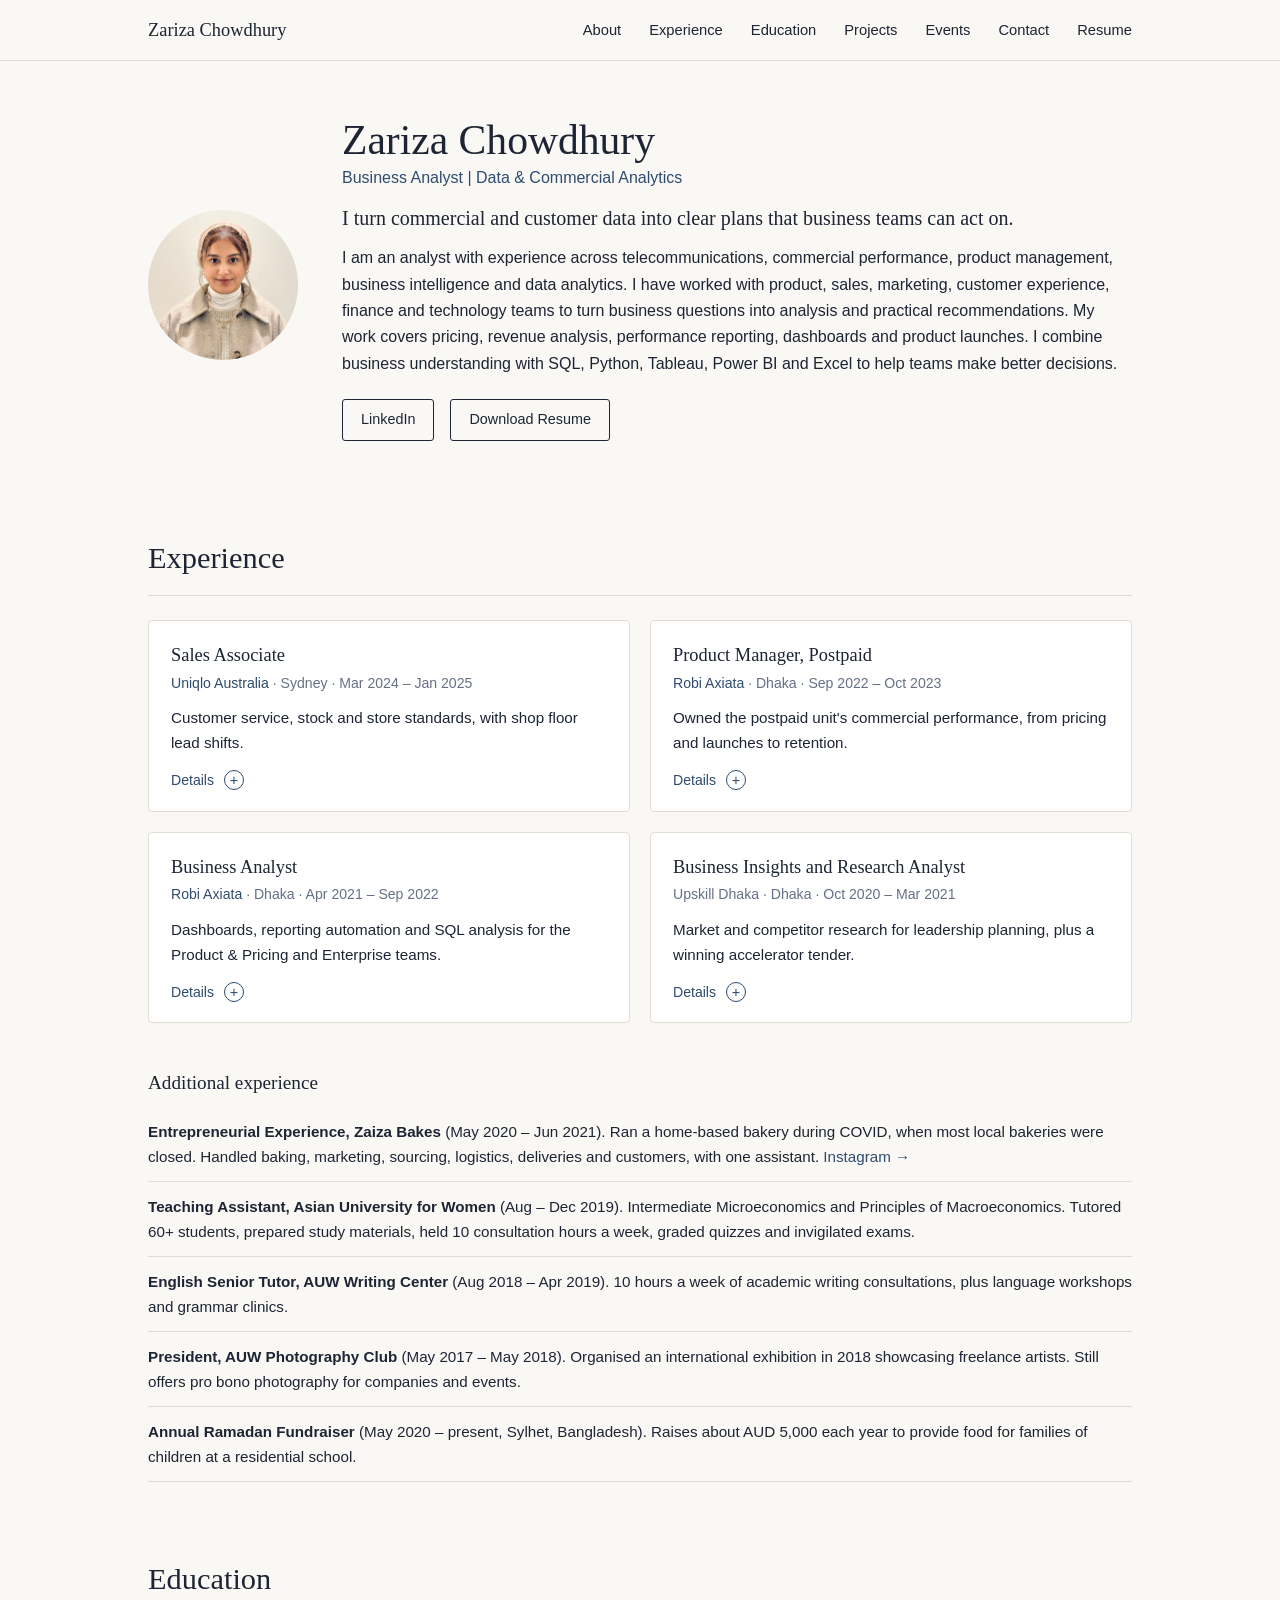
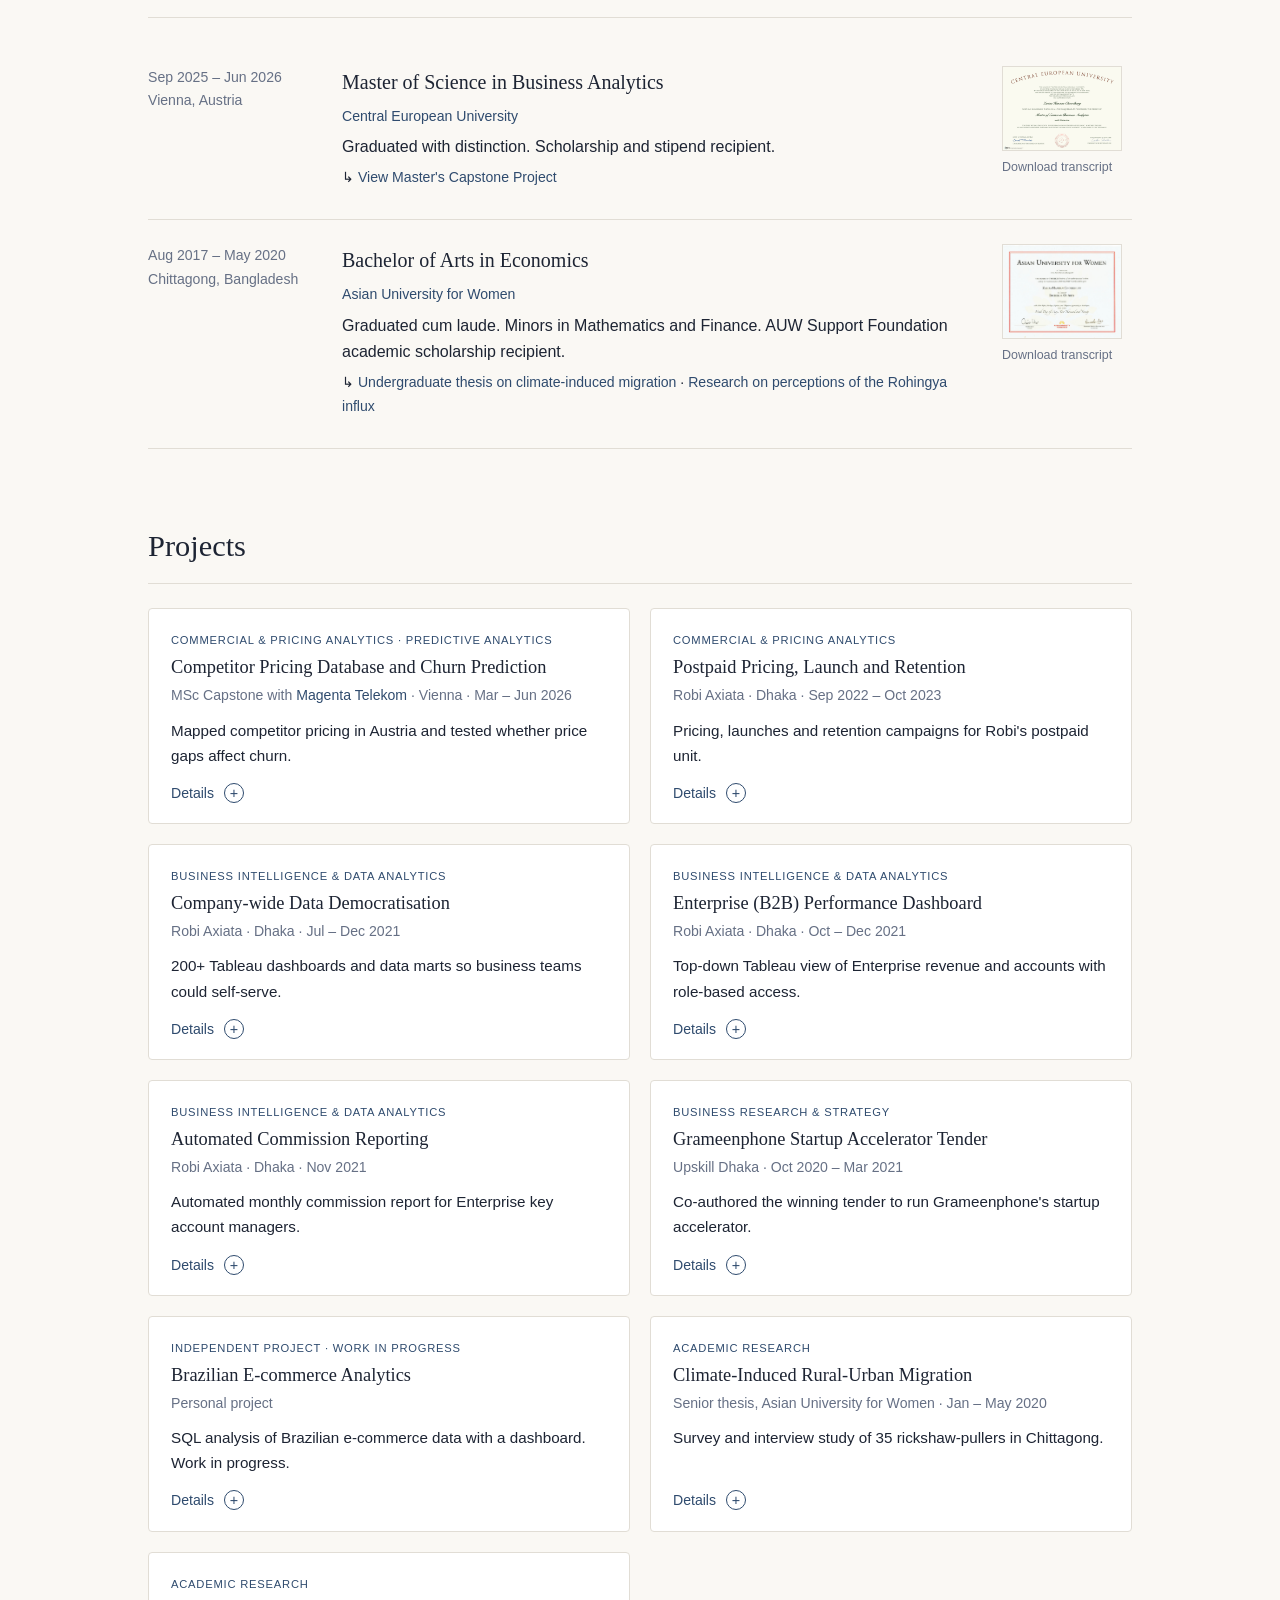
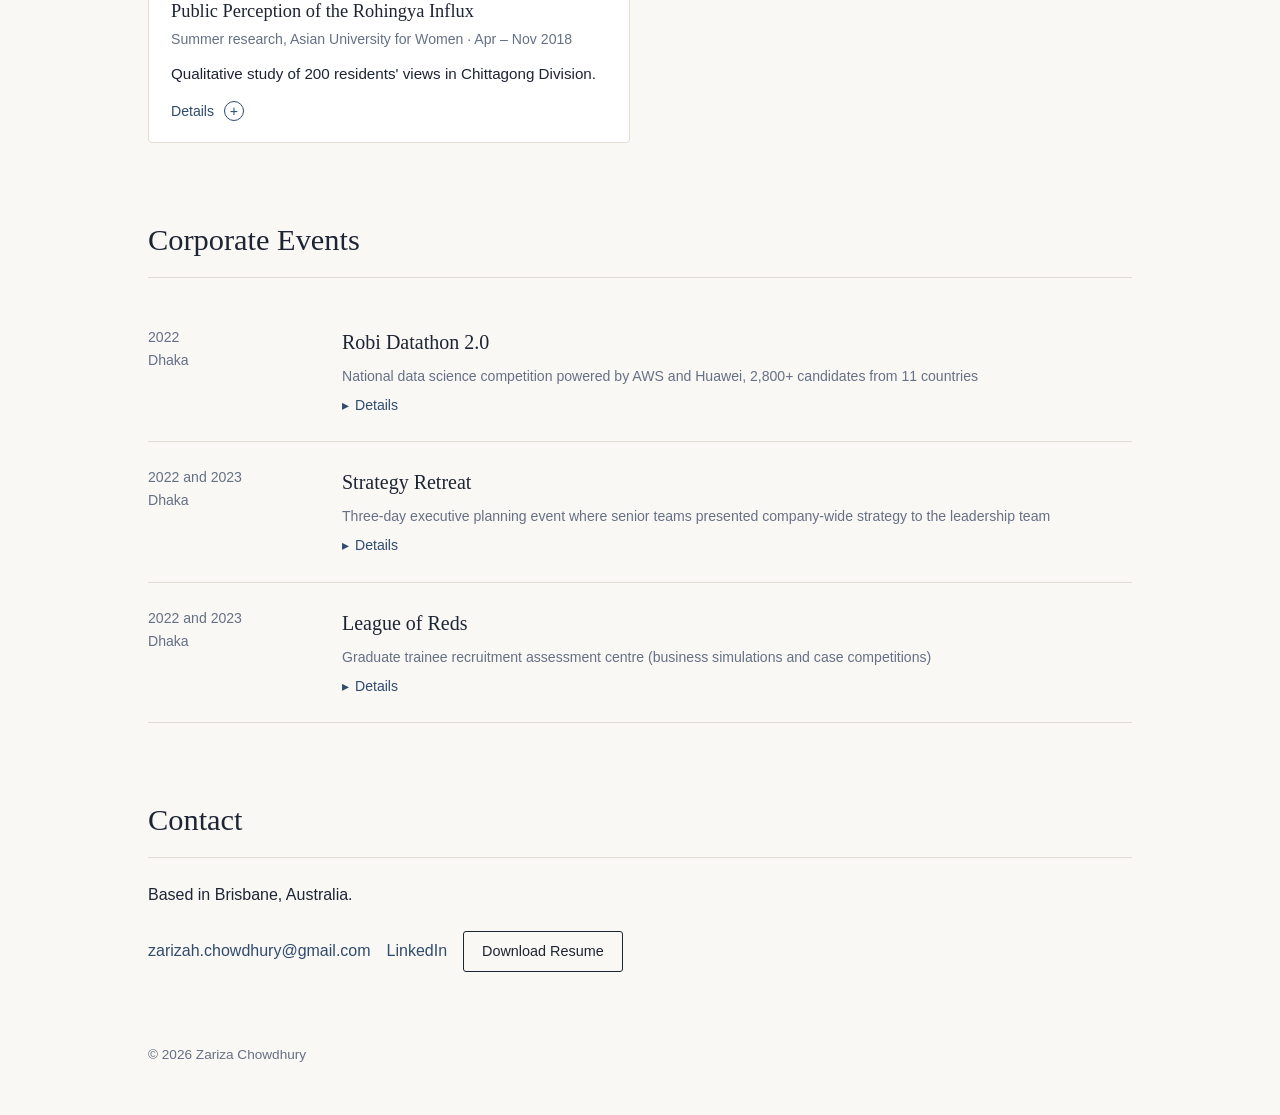
<file: index.html>
<!DOCTYPE html>
<html lang="en-AU">
<head>
<meta charset="UTF-8">
<meta name="viewport" content="width=device-width, initial-scale=1">
<title>Zariza Chowdhury | Business Analyst | Data &amp; Commercial Analytics</title>
<meta name="description" content="Portfolio of Zariza Chowdhury, Business Analyst focused on commercial performance, pricing, product and business intelligence.">
<link rel="stylesheet" href="style.css">
</head>
<body>
<!-- NAVIGATION: same menu is on resume.html. Edit both files if you change it. -->
<header class="nav">
  <div class="wrap nav-inner">
    <a class="brand" href="index.html#about">Zariza Chowdhury</a>
    <button class="menu-btn" id="menuBtn" aria-label="Menu" aria-expanded="false">Menu</button>
    <nav id="menu">
      <ul>
        <li><a href="index.html#about">About</a></li>
        <li><a href="index.html#experience">Experience</a></li>
        <li><a href="index.html#education">Education</a></li>
        <li><a href="index.html#projects">Projects</a></li>
        <li><a href="index.html#events">Events</a></li>
        <li><a href="index.html#contact">Contact</a></li>
        <li><a href="resume.html">Resume</a></li>
      </ul>
    </nav>
  </div>
</header>

<main class="wrap">

<!-- ABOUT -->
<section id="about" class="hero">
  <img src="assets/images/profile.jpg" alt="Zariza Chowdhury" class="photo">
  <div>
    <h1>Zariza Chowdhury</h1>
    <p class="title">Business Analyst | Data &amp; Commercial Analytics</p>
    <p class="lead">I turn commercial and customer data into clear plans that business teams can act on.</p>
    <p>I am an analyst with experience across telecommunications, commercial performance, product management, business intelligence and data analytics. I have worked with product, sales, marketing, customer experience, finance and technology teams to turn business questions into analysis and practical recommendations. My work covers pricing, revenue analysis, performance reporting, dashboards and product launches. I combine business understanding with SQL, Python, Tableau, Power BI and Excel to help teams make better decisions.</p>
    <p class="links"><a class="btn" href="https://www.linkedin.com/in/zarizachowdhury" target="_blank" rel="noopener">LinkedIn</a><a class="btn" href="documents/CV.pdf" download="Zariza_Chowdhury_CV.pdf">Download Resume</a></p>
  </div>
</section>

<!-- EXPERIENCE
  Each card = one job. The small box shows on the page; the <div class="more"> shows in the popup.
  To add a job: copy a whole <article class="card"> block and give it a new unique id. -->
<section id="experience">
  <h2>Experience</h2>
  <div class="grid">

    <article class="card" id="e-uniqlo">
      <div class="head">
        <h3>Sales Associate</h3>
        <p class="org"><a href="https://www.uniqlo.com/au/" target="_blank" rel="noopener">Uniqlo Australia</a> · Sydney · Mar 2024 – Jan 2025</p>
      </div>
      <p class="brief">Customer service, stock and store standards, with shop floor lead shifts.</p>
      <button class="more-btn" data-open="e-uniqlo">Details <span>+</span></button>
      <div class="more" hidden>
        <ul>
          <li>Acted as shop floor lead, overseeing the floor and team and handling customer issues during those shifts.</li>
          <li>Served customers on the shop floor and kept fitting rooms, checkout and store standards in order.</li>
          <li>Processed deliveries and managed stock and back of house.</li>
        </ul>
      </div>
    </article>

    <article class="card" id="e-robi-pm">
      <div class="head">
        <h3>Product Manager, Postpaid</h3>
        <p class="org"><a href="https://www.robi.com.bd" target="_blank" rel="noopener">Robi Axiata</a> · Dhaka · Sep 2022 – Oct 2023</p>
      </div>
      <p class="brief">Owned the postpaid unit's commercial performance, from pricing and launches to retention.</p>
      <button class="more-btn" data-open="e-robi-pm">Details <span>+</span></button>
      <div class="more" hidden>
        <p>Owned the postpaid business unit (about BDT 42m a year) and its commercial performance, from analysis and pricing through to launch and tracking.</p>
        <ul>
          <li>Planned and launched products and campaigns end to end: segmentation, competitor analysis, marketing, IT integration and UAT with customer experience, then post-launch tracking.</li>
          <li>Worked with sales on go-to-market, including retail launch, distributor alignment, revenue tracking and review of retailer plans.</li>
          <li>Set up and ran product and retention campaigns in the CRM with marketing, sales, tech, risk and compliance, and finance.</li>
          <li>Set pricing and launched voice and data products, lifting yearly postpaid revenue by 12.4%.</li>
          <li>Designed segmented retention campaigns that cut quarterly churn by 18.2%.</li>
          <li>Built forecasting models for launches and activities, and reporting used in executive performance reviews.</li>
        </ul>
        <p class="tools">Tools: SQL, CRM, forecasting, Excel</p>
        <p class="rel">Related project: <a href="#p-robi-pm" data-open="p-robi-pm">Postpaid pricing, launch and retention →</a></p>
      </div>
    </article>

    <article class="card" id="e-robi-ba">
      <div class="head">
        <h3>Business Analyst</h3>
        <p class="org"><a href="https://www.robi.com.bd" target="_blank" rel="noopener">Robi Axiata</a> · Dhaka · Apr 2021 – Sep 2022</p>
      </div>
      <p class="brief">Dashboards, reporting automation and SQL analysis for the Product &amp; Pricing and Enterprise teams.</p>
      <button class="more-btn" data-open="e-robi-ba">Details <span>+</span></button>
      <div class="more" hidden>
        <p>Supported the Product &amp; Pricing and Enterprise (B2B) teams, using SQL on customer and revenue data to find growth opportunities and check campaign profitability.</p>
        <ul>
          <li>Built a Tableau dashboard with role-based access for daily, weekly and monthly performance tracking. It became the first screen teams opened each morning.</li>
          <li>Automated recurring performance reports on Oracle, cutting manual work and showing process gaps in Tableau.</li>
          <li>Tracked campaign and project KPIs and gave stakeholders data-backed insights and recommendations.</li>
          <li>Automated commission payroll for key account managers, saving 2 hours a week and removing calculation errors, giving finance a consistent, auditable process.</li>
          <li>Worked with the predictive analytics team on a commission forecast model for budget planning.</li>
          <li>Documented requirements, handed over data models and dashboards, and trained users to run them.</li>
        </ul>
        <p class="tools">Tools: SQL, Oracle, Tableau, Power BI, Excel</p>
        <p class="rel">Related projects:
          <a href="#democratisation" data-open="democratisation">Data Democratisation</a> ·
          <a href="#dashboard" data-open="dashboard">Enterprise Performance Dashboard</a> ·
          <a href="#commission" data-open="commission">Automated Commission Reporting</a></p>
      </div>
    </article>

    <article class="card" id="e-upskill">
      <div class="head">
        <h3>Business Insights and Research Analyst</h3>
        <!-- Add the company website here as a link if you want one -->
        <p class="org">Upskill Dhaka · Dhaka · Oct 2020 – Mar 2021</p>
      </div>
      <p class="brief">Market and competitor research for leadership planning, plus a winning accelerator tender.</p>
      <button class="more-btn" data-open="e-upskill">Details <span>+</span></button>
      <div class="more" hidden>
        <ul>
          <li>Co-authored a winning tender with two startups to run Grameenphone's startup accelerator program, and owned the budget, value proposition and proposal.</li>
          <li>Turned competitor, consumer and market data into structured Excel reports that gave leadership a clear base for strategic planning.</li>
          <li>Managed budgets, timelines and stakeholders across several projects at once.</li>
        </ul>
        <p class="rel">Related project: <a href="#upskill-tender" data-open="upskill-tender">Accelerator program tender →</a></p>
      </div>
    </article>
  </div>

  <h4 class="sub">Additional experience</h4>
  <ul class="plain">
    <li><strong>Entrepreneurial Experience, Zaiza Bakes</strong> (May 2020 – Jun 2021). Ran a home-based bakery during COVID, when most local bakeries were closed. Handled baking, marketing, sourcing, logistics, deliveries and customers, with one assistant. <a href="https://www.instagram.com/zaizabakes" target="_blank" rel="noopener">Instagram →</a></li>
    <li><strong>Teaching Assistant, Asian University for Women</strong> (Aug – Dec 2019). Intermediate Microeconomics and Principles of Macroeconomics. Tutored 60+ students, prepared study materials, held 10 consultation hours a week, graded quizzes and invigilated exams.</li>
    <li><strong>English Senior Tutor, AUW Writing Center</strong> (Aug 2018 – Apr 2019). 10 hours a week of academic writing consultations, plus language workshops and grammar clinics.</li>
    <li><strong>President, AUW Photography Club</strong> (May 2017 – May 2018). Organised an international exhibition in 2018 showcasing freelance artists. Still offers pro bono photography for companies and events.</li>
    <li><strong>Annual Ramadan Fundraiser</strong> (May 2020 – present, Sylhet, Bangladesh). Raises about AUD 5,000 each year to provide food for families of children at a residential school.</li>
  </ul>
</section>

<!-- EDUCATION
  Diploma images: replace assets/images/diploma-masters.jpg and diploma-bachelors.jpg.
  Transcripts: replace documents/transcript-masters.pdf and transcript-bachelors.pdf. -->
<section id="education">
  <h2>Education</h2>
  <article class="entry">
    <div class="meta">Sep 2025 – Jun 2026<br>Vienna, Austria</div>
    <div>
      <h3>Master of Science in Business Analytics</h3>
      <p class="org"><a href="https://www.ceu.edu" target="_blank" rel="noopener">Central European University</a></p>
      <p>Graduated with distinction. Scholarship and stipend recipient.</p>
      <p class="rel">↳ <a href="#capstone" data-open="capstone">View Master's Capstone Project</a></p>
    </div>
    <div class="docs">
      <button class="thumb nosave" data-zoom="assets/images/diploma-masters.jpg" data-alt="Master's diploma" aria-label="Enlarge Master's diploma"><img src="assets/images/diploma-masters.jpg" alt="Master's diploma" draggable="false"></button>
      <a class="tiny" href="documents/transcript-masters.pdf" download>Download transcript</a>
    </div>
  </article>
  <article class="entry">
    <div class="meta">Aug 2017 – May 2020<br>Chittagong, Bangladesh</div>
    <div>
      <h3>Bachelor of Arts in Economics</h3>
      <p class="org"><a href="https://www.auw.edu.bd" target="_blank" rel="noopener">Asian University for Women</a></p>
      <p>Graduated cum laude. Minors in Mathematics and Finance. AUW Support Foundation academic scholarship recipient.</p>
      <p class="rel">↳ <a href="#thesis" data-open="thesis">Undergraduate thesis on climate-induced migration</a> · <a href="#rohingya" data-open="rohingya">Research on perceptions of the Rohingya influx</a></p>
    </div>
    <div class="docs">
      <button class="thumb nosave" data-zoom="assets/images/diploma-bachelors.jpg" data-alt="Bachelor's diploma" aria-label="Enlarge Bachelor's diploma"><img src="assets/images/diploma-bachelors.jpg" alt="Bachelor's diploma" draggable="false"></button>
      <a class="tiny" href="documents/transcript-bachelors.pdf" download>Download transcript</a>
    </div>
  </article>
</section>

<!-- PROJECTS: same card structure as experience. Add a new project by copying a card and giving it a new unique id. -->
<section id="projects">
  <h2>Projects</h2>
  <div class="grid">

    <article class="card" id="capstone">
      <div class="head">
        <p class="cat">Commercial &amp; Pricing Analytics · Predictive Analytics</p>
        <h3>Competitor Pricing Database and Churn Prediction</h3>
        <p class="org">MSc Capstone with <a href="https://www.magenta.at" target="_blank" rel="noopener">Magenta Telekom</a> · Vienna · Mar – Jun 2026</p>
      </div>
      <p class="brief">Mapped competitor pricing in Austria and tested whether price gaps affect churn.</p>
      <button class="more-btn" data-open="capstone">Details <span>+</span></button>
      <div class="more" hidden>
        <dl>
          <dt>Business problem</dt><dd>Magenta wanted a clearer view of how its prices compare with competitors, and whether price gaps affect customer churn.</dd>
          <dt>Approach</dt><dd>Collected competitor prices from public websites using AI-assisted scraping and built a query-ready database for repeatable analysis. Built an interactive dashboard comparing pricing trends by operator and product tier. Built an experimental linear regression model to test whether competitor price gaps affected next month's churn.</dd>
          <dt>Outcome</dt><dd>Identified positioning gaps across the Austrian market. Documented the process so Magenta's analytics team can add the new variables to their existing churn model. The regression model was experimental.</dd>
          <dt>Tools</dt><dd>Python (Jupyter Notebook), Excel, AI-assisted web scraping, linear regression, Tableau</dd>
        </dl>
        <p class="rel">Linked to: MSc Business Analytics, Central European University</p>
      </div>
    </article>

    <article class="card" id="p-robi-pm">
      <div class="head">
        <p class="cat">Commercial &amp; Pricing Analytics</p>
        <h3>Postpaid Pricing, Launch and Retention</h3>
        <p class="org">Robi Axiata · Dhaka · Sep 2022 – Oct 2023</p>
      </div>
      <p class="brief">Pricing, launches and retention campaigns for Robi's postpaid unit.</p>
      <button class="more-btn" data-open="p-robi-pm">Details <span>+</span></button>
      <div class="more" hidden>
        <dl>
          <dt>Context</dt><dd>As Product Manager I owned the postpaid unit and its commercial results.</dd>
          <dt>My role</dt><dd>Set pricing for voice and data products and ran launches from segmentation and competitor analysis through IT integration, UAT and post-launch tracking. Designed segmented retention campaigns run in the CRM. Built forecasting models to estimate the benefit of launches and activities.</dd>
          <dt>Outcome</dt><dd>Yearly postpaid revenue up 12.4%. Quarterly churn down 18.2%. Reporting used in executive performance reviews.</dd>
          <dt>Tools</dt><dd>SQL, CRM, forecasting, Excel</dd>
        </dl>
        <p class="rel">Linked to: <a href="#e-robi-pm" data-open="e-robi-pm">Product Manager, Postpaid</a></p>
      </div>
    </article>

    <article class="card" id="democratisation">
      <div class="head">
        <p class="cat">Business Intelligence &amp; Data Analytics</p>
        <h3>Company-wide Data Democratisation</h3>
        <p class="org">Robi Axiata · Dhaka · Jul – Dec 2021</p>
      </div>
      <p class="brief">200+ Tableau dashboards and data marts so business teams could self-serve.</p>
      <button class="more-btn" data-open="democratisation">Details <span>+</span></button>
      <div class="more" hidden>
        <dl>
          <dt>Business problem</dt><dd>Business teams relied on the analytics team for routine requests, which left less time for projects and new initiatives.</dd>
          <dt>My role</dt><dd>Led the project. Built 200+ Tableau dashboards and data marts with scheduled refreshes (robotic process automation). Trained business teams on Tableau to move them off manual Excel reporting.</dd>
          <dt>Outcome</dt><dd>Less reliance on the analytics team for business-as-usual requests, lighter load on the enterprise data warehouse and fewer refresh backlogs.</dd>
          <dt>Tools</dt><dd>Tableau, SQL, data marts, training</dd>
        </dl>
        <p class="rel">Linked to: <a href="#e-robi-ba" data-open="e-robi-ba">Business Analyst, Robi</a></p>
      </div>
    </article>

    <article class="card" id="dashboard">
      <div class="head">
        <p class="cat">Business Intelligence &amp; Data Analytics</p>
        <h3>Enterprise (B2B) Performance Dashboard</h3>
        <p class="org">Robi Axiata · Dhaka · Oct – Dec 2021</p>
      </div>
      <p class="brief">Top-down Tableau view of Enterprise revenue and accounts with role-based access.</p>
      <button class="more-btn" data-open="dashboard">Details <span>+</span></button>
      <div class="more" hidden>
        <dl>
          <dt>Business problem</dt><dd>Enterprise leaders waited on manual reports to see how revenue and accounts were performing.</dd>
          <dt>Solution</dt><dd>A Tableau dashboard with hierarchical security: managers see everything, team leads see their team, account managers see their own accounts. It tracks revenue, accounts, ARPU and average price per customer in one top-down view. Data sources were merged into a master source that refreshes the dashboard automatically.</dd>
          <dt>Value</dt><dd>Leaders can spot issues without waiting for manual reports, and the time lag from manual refreshes is gone.</dd>
          <dt>Tools</dt><dd>Tableau, Power BI, SQL, row-level security, KPI analysis</dd>
        </dl>
        <p class="rel">Linked to: <a href="#e-robi-ba" data-open="e-robi-ba">Business Analyst, Robi</a></p>
      </div>
    </article>

    <article class="card" id="commission">
      <div class="head">
        <p class="cat">Business Intelligence &amp; Data Analytics</p>
        <h3>Automated Commission Reporting</h3>
        <p class="org">Robi Axiata · Dhaka · Nov 2021</p>
      </div>
      <p class="brief">Automated monthly commission report for Enterprise key account managers.</p>
      <button class="more-btn" data-open="commission">Details <span>+</span></button>
      <div class="more" hidden>
        <dl>
          <dt>Business problem</dt><dd>Commission for Enterprise key account managers was calculated by hand, which was slow and prone to errors.</dd>
          <dt>Solution</dt><dd>A single data source combining sales, client, usage and revenue metrics, an automated commission report, and a rolling dashboard so each account manager can see their commission through the month.</dd>
          <dt>Outcome</dt><dd>Saved 2 hours a week, removed calculation errors and audit risk, and gave finance a consistent process.</dd>
          <dt>Tools</dt><dd>SQL, Oracle, data modelling, report automation</dd>
        </dl>
        <p class="rel">Linked to: <a href="#e-robi-ba" data-open="e-robi-ba">Business Analyst, Robi</a></p>
      </div>
    </article>

    <article class="card" id="upskill-tender">
      <div class="head">
        <p class="cat">Business Research &amp; Strategy</p>
        <h3>Grameenphone Startup Accelerator Tender</h3>
        <p class="org">Upskill Dhaka · Oct 2020 – Mar 2021</p>
      </div>
      <p class="brief">Co-authored the winning tender to run Grameenphone's startup accelerator.</p>
      <button class="more-btn" data-open="upskill-tender">Details <span>+</span></button>
      <div class="more" hidden>
        <dl>
          <dt>Context</dt><dd>Upskill joined two other startups to bid to run Grameenphone's startup accelerator program.</dd>
          <dt>My role</dt><dd>Co-authored the proposal and owned the budget and value proposition, using competitor, consumer and market data.</dd>
          <dt>Outcome</dt><dd>The tender was won.</dd>
        </dl>
        <p class="rel">Linked to: <a href="#e-upskill" data-open="e-upskill">Business Insights and Research Analyst, Upskill</a></p>
      </div>
    </article>

    <article class="card" id="ecommerce">
      <div class="head">
        <p class="cat">Independent Project · Work in progress</p>
        <h3>Brazilian E-commerce Analytics</h3>
        <p class="org">Personal project</p>
      </div>
      <p class="brief">SQL analysis of Brazilian e-commerce data with a dashboard. Work in progress.</p>
      <button class="more-btn" data-open="ecommerce">Details <span>+</span></button>
      <div class="more" hidden>
        <dl>
          <dt>Description</dt><dd>A practice project using the Olist Brazilian e-commerce dataset, with SQL analysis in DuckDB and a dashboard.</dd>
          <dt>Status</dt><dd>Work in progress.</dd>
        </dl>
      </div>
    </article>

    <article class="card" id="thesis">
      <div class="head">
        <p class="cat">Academic Research</p>
        <h3>Climate-Induced Rural-Urban Migration</h3>
        <p class="org">Senior thesis, Asian University for Women · Jan – May 2020</p>
      </div>
      <p class="brief">Survey and interview study of 35 rickshaw-pullers in Chittagong.</p>
      <button class="more-btn" data-open="thesis">Details <span>+</span></button>
      <div class="more" hidden>
        <dl>
          <dt>Research question</dt><dd>What are the socioeconomic impacts of climate-induced rural-urban migration on rickshaw-pullers in Chittagong city?</dd>
          <dt>Method</dt><dd>Questionnaire surveys and interviews with 35 participants, selected by snowball sampling.</dd>
        </dl>
        <p class="rel">Linked to: BA Economics, Asian University for Women</p>
      </div>
    </article>

    <article class="card" id="rohingya">
      <div class="head">
        <p class="cat">Academic Research</p>
        <h3>Public Perception of the Rohingya Influx</h3>
        <p class="org">Summer research, Asian University for Women · Apr – Nov 2018</p>
      </div>
      <p class="brief">Qualitative study of 200 residents' views in Chittagong Division.</p>
      <button class="more-btn" data-open="rohingya">Details <span>+</span></button>
      <div class="more" hidden>
        <dl>
          <dt>Method</dt><dd>Collected qualitative data from 200 random participants in Chittagong city and Cox's Bazar, analysed it and compiled the research report.</dd>
        </dl>
        <p class="rel">Linked to: BA Economics, Asian University for Women</p>
      </div>
    </article>
  </div>
</section>

<!-- CORPORATE EVENTS: bullets sit inside <details> and open with the small arrow -->
<section id="events">
  <h2>Corporate Events</h2>

  <article class="entry">
    <div class="meta">2022<br>Dhaka</div>
    <div>
      <h3>Robi Datathon 2.0</h3>
      <p class="org">National data science competition powered by AWS and Huawei, 2,800+ candidates from 11 countries</p>
      <details><summary>Details</summary>
        <ul>
          <li>Led a key part of the event.</li>
          <li>Met data scientists, professors and industry leaders to invite them to judge.</li>
          <li>Chaired the closing ceremony and led a team of 20+ organisers, plus vendors, logistics and venue.</li>
          <li>Worked with regulatory, corporate affairs and PR teams. The chief guest was the Minister of Posts, Telecommunications and Information Technology.</li>
        </ul>
      </details>
    </div>
  </article>

  <article class="entry">
    <div class="meta">2022 and 2023<br>Dhaka</div>
    <div>
      <h3>Strategy Retreat</h3>
      <p class="org">Three-day executive planning event where senior teams presented company-wide strategy to the leadership team</p>
      <details><summary>Details</summary>
        <ul>
          <li>Provided data and dashboarding support in both years, so teams had the numbers they needed.</li>
          <li>Co-hosted the event and co-led a team of 10+ organisers covering event flow and audience engagement.</li>
        </ul>
      </details>
    </div>
  </article>

  <article class="entry">
    <div class="meta">2022 and 2023<br>Dhaka</div>
    <div>
      <h3>League of Reds</h3>
      <p class="org">Graduate trainee recruitment assessment centre (business simulations and case competitions)</p>
      <details><summary>Details</summary>
        <ul>
          <li>Co-hosted the assessment centre round.</li>
          <li>Handled logistics for the assessment rounds and cultural show. Lead photographer in 2022.</li>
        </ul>
      </details>
    </div>
  </article>
</section>

<!-- CONTACT -->
<section id="contact">
  <h2>Contact</h2>
  <p>Based in Brisbane, Australia.</p>
  <p class="links">
    <a href="mailto:zarizah.chowdhury@gmail.com">zarizah.chowdhury@gmail.com</a>
    <a href="https://www.linkedin.com/in/zarizachowdhury" target="_blank" rel="noopener">LinkedIn</a>
    <a class="btn" href="documents/CV.pdf" download="Zariza_Chowdhury_CV.pdf">Download Resume</a>
  </p>
</section>
</main>

<footer class="wrap foot">© <span id="year">2026</span> Zariza Chowdhury</footer>

<!-- Popups (filled by script.js) -->
<dialog id="modal"><button class="x" data-close aria-label="Close">×</button><div id="modalBody" class="modal-body"></div></dialog>
<dialog id="lightbox" class="nosave"><button class="x" data-close aria-label="Close">×</button><img id="lightImg" alt="" draggable="false"></dialog>

<script src="script.js"></script>
</body>
</html>
</file>
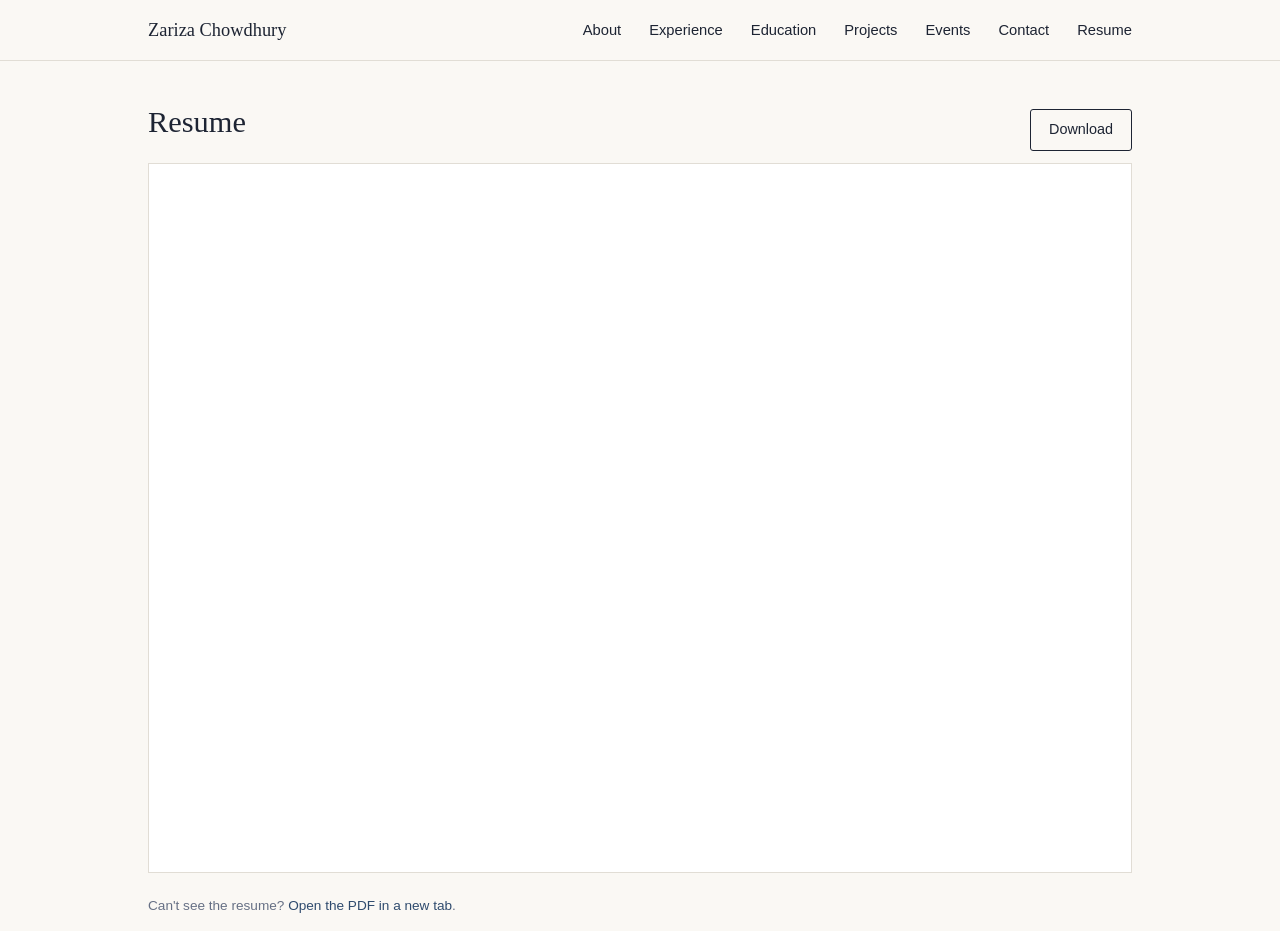
<file: resume.html>
<!DOCTYPE html>
<html lang="en-AU">
<head>
<meta charset="UTF-8">
<meta name="viewport" content="width=device-width, initial-scale=1">
<title>Resume | Zariza Chowdhury</title>
<link rel="stylesheet" href="style.css">
</head>
<body>
<header class="nav">
  <div class="wrap nav-inner">
    <a class="brand" href="index.html#about">Zariza Chowdhury</a>
    <button class="menu-btn" id="menuBtn" aria-label="Menu" aria-expanded="false">Menu</button>
    <nav id="menu">
      <ul>
        <li><a href="index.html#about">About</a></li>
        <li><a href="index.html#experience">Experience</a></li>
        <li><a href="index.html#education">Education</a></li>
        <li><a href="index.html#projects">Projects</a></li>
        <li><a href="index.html#events">Events</a></li>
        <li><a href="index.html#contact">Contact</a></li>
        <li><a href="resume.html">Resume</a></li>
      </ul>
    </nav>
  </div>
</header>
<main class="wrap">
  <div class="resume-bar">
    <h2>Resume</h2>
    <a class="btn" href="documents/CV.pdf" download="Zariza_Chowdhury_CV.pdf">Download</a>
  </div>
  <iframe class="pdf" src="documents/CV.pdf" title="Zariza Chowdhury resume"></iframe>
  <p class="tiny-note">Can't see the resume? <a href="documents/CV.pdf" target="_blank" rel="noopener">Open the PDF in a new tab</a>.</p>
</main>
<script src="script.js"></script>
</body>
</html>
</file>
<file: style.css>
/* COLOURS AND FONTS: change these values to restyle the whole site */
:root{--bg:#faf8f4;--card:#fff;--text:#1d2433;--muted:#667085;--line:#e1ddd5;--accent:#2f4b6e;
--serif:Georgia,"Times New Roman",serif;--sans:-apple-system,"Segoe UI",Helvetica,Arial,sans-serif}
*{box-sizing:border-box}
html{scroll-behavior:smooth}
body{margin:0;background:var(--bg);color:var(--text);font:16px/1.65 var(--sans)}
.wrap{max-width:1040px;margin:0 auto;padding:0 28px}
a{color:var(--accent);text-decoration:none}
a:hover{text-decoration:underline}
h1,h2,h3{font-family:var(--serif);font-weight:normal;margin:0}
section{padding:64px 0 8px;scroll-margin-top:60px}
h2{font-size:1.9rem;padding-bottom:12px;border-bottom:1px solid var(--line);margin-bottom:24px}

/* NAV: items never wrap onto two lines */
.nav{position:sticky;top:0;background:rgba(250,248,244,.96);border-bottom:1px solid var(--line);z-index:10}
.nav-inner{display:flex;align-items:center;justify-content:space-between;height:60px}
.brand{font-family:var(--serif);color:var(--text);font-size:1.15rem;white-space:nowrap}
.brand:hover{text-decoration:none}
.nav ul{list-style:none;display:flex;gap:28px;align-items:center;margin:0;padding:0;font-size:.92rem}
.nav ul a{color:var(--text);white-space:nowrap;padding:4px 0;border-bottom:1px solid transparent}
.nav ul a:hover{text-decoration:none;border-bottom-color:var(--text)}
.btn{display:inline-block;border:1px solid var(--text);padding:8px 18px;border-radius:3px;color:var(--text);font-size:.9rem;white-space:nowrap;transition:.2s;background:none;cursor:pointer;font-family:inherit}
.btn:hover{background:var(--text);color:var(--bg);text-decoration:none}
.menu-btn{display:none;background:none;border:1px solid var(--line);padding:6px 12px;font:inherit;cursor:pointer}

/* ABOUT */
.hero{display:flex;gap:44px;align-items:center;padding-top:56px;padding-bottom:16px}
.photo{width:150px;height:150px;border-radius:50%;object-fit:cover;flex:none}
h1{font-size:2.6rem;line-height:1.15}
.title{color:var(--accent);margin:6px 0 18px}
.lead{font-family:var(--serif);font-size:1.25rem;line-height:1.5;margin:0 0 14px}
.hero p{margin:0 0 12px}
.links{display:flex;flex-wrap:wrap;gap:16px;align-items:center;margin-top:22px!important}

/* CARDS (experience and projects): two per row */
.grid{display:grid;grid-template-columns:1fr 1fr;gap:20px}
.card{background:var(--card);border:1px solid var(--line);border-radius:4px;padding:22px 22px 18px;display:flex;flex-direction:column;transition:border-color .2s}
.card:hover{border-color:#a9a49a}
.card h3{font-size:1.15rem;line-height:1.35}
.cat{font-size:.7rem;letter-spacing:.07em;text-transform:uppercase;color:var(--accent);margin:0 0 6px}
.org{color:var(--muted);margin:4px 0 10px;font-size:.88rem}
.brief{margin:0 0 14px;font-size:.95rem}
.more-btn{margin-top:auto;align-self:flex-start;background:none;border:0;border-top:0;padding:0;font:inherit;font-size:.88rem;color:var(--accent);cursor:pointer}
.more-btn span{display:inline-block;width:20px;height:20px;line-height:18px;text-align:center;border:1px solid var(--accent);border-radius:50%;margin-left:6px;font-size:.9rem}
.more-btn:hover span{background:var(--accent);color:#fff}
.more{display:none}

/* POPUP */
dialog{border:0;border-radius:6px;padding:0;max-width:680px;width:92%;max-height:86vh;background:var(--bg);color:var(--text);overflow:auto}
dialog::backdrop{background:rgba(20,25,35,.5)}
.modal-body{padding:32px 30px 26px}
.modal-body .brief{display:none}
.modal-body h3{font-size:1.4rem}
.modal-body ul{padding-left:18px;margin:8px 0}
.modal-body li{margin-bottom:6px}
.x{position:absolute;top:10px;right:14px;background:none;border:0;font-size:1.6rem;line-height:1;cursor:pointer;color:var(--muted);z-index:2}
.x:hover{color:var(--text)}
dl{display:grid;grid-template-columns:130px 1fr;gap:10px 22px;margin:14px 0}
dt{color:var(--muted);font-size:.88rem}
dd{margin:0}
.tools{font-size:.88rem;color:var(--muted)}
.rel{font-size:.88rem}
#lightbox{max-width:900px;background:#fff;padding:16px}
#lightbox img{display:block;width:100%;height:auto;pointer-events:none;user-select:none;-webkit-user-drag:none}

/* ENTRIES (education, events) */
.entry{display:grid;grid-template-columns:170px 1fr;gap:24px;padding:24px 0;border-bottom:1px solid var(--line)}
.entry:has(.docs){grid-template-columns:170px 1fr 130px}
.meta{color:var(--muted);font-size:.88rem}
.entry h3{font-size:1.25rem}
.entry p{margin:6px 0}
.entry ul{margin:8px 0 8px 18px;padding:0}
.entry li{margin-bottom:5px}
.docs{display:flex;flex-direction:column;align-items:flex-start;gap:6px}
.thumb{padding:0;border:1px solid var(--line);background:#fff;cursor:zoom-in;width:120px}
.thumb img{display:block;width:100%;height:auto;pointer-events:none;user-select:none;-webkit-user-drag:none}
.tiny{font-size:.78rem;color:var(--muted)}
details summary{cursor:pointer;font-size:.88rem;color:var(--accent);list-style:none;margin-top:6px}
details summary::-webkit-details-marker{display:none}
details summary::before{content:"▸";display:inline-block;margin-right:6px;transition:transform .2s}
details[open] summary::before{transform:rotate(90deg)}
.sub{font-family:var(--serif);font-weight:normal;font-size:1.2rem;margin:44px 0 8px}
.plain{list-style:none;padding:0;margin:0}
.plain li{padding:12px 0;border-bottom:1px solid var(--line);font-size:.95rem}

/* RESUME PAGE */
.resume-bar{display:flex;justify-content:space-between;align-items:center;padding-top:36px}
.resume-bar h2{border:0;padding:0;margin:0 0 16px}
.pdf{width:100%;height:calc(100vh - 190px);min-height:520px;border:1px solid var(--line);background:#fff}
.tiny-note{font-size:.85rem;color:var(--muted)}

.foot{padding:48px 28px;color:var(--muted);font-size:.85rem}

/* TABLET AND MOBILE */
@media(max-width:900px){
  .menu-btn{display:block}
  #menu{display:none;position:absolute;top:60px;left:0;right:0;background:var(--bg);border-bottom:1px solid var(--line);padding:12px 28px}
  #menu.open{display:block}
  .nav ul{flex-direction:column;align-items:flex-start;gap:14px}
}
@media(max-width:760px){
  .hero{flex-direction:column;align-items:flex-start;gap:20px}
  h1{font-size:2.1rem}
  .grid,.entry,.entry:has(.docs){grid-template-columns:1fr}
  .entry{gap:6px}
  dl{grid-template-columns:1fr;gap:2px}
}
</file>
